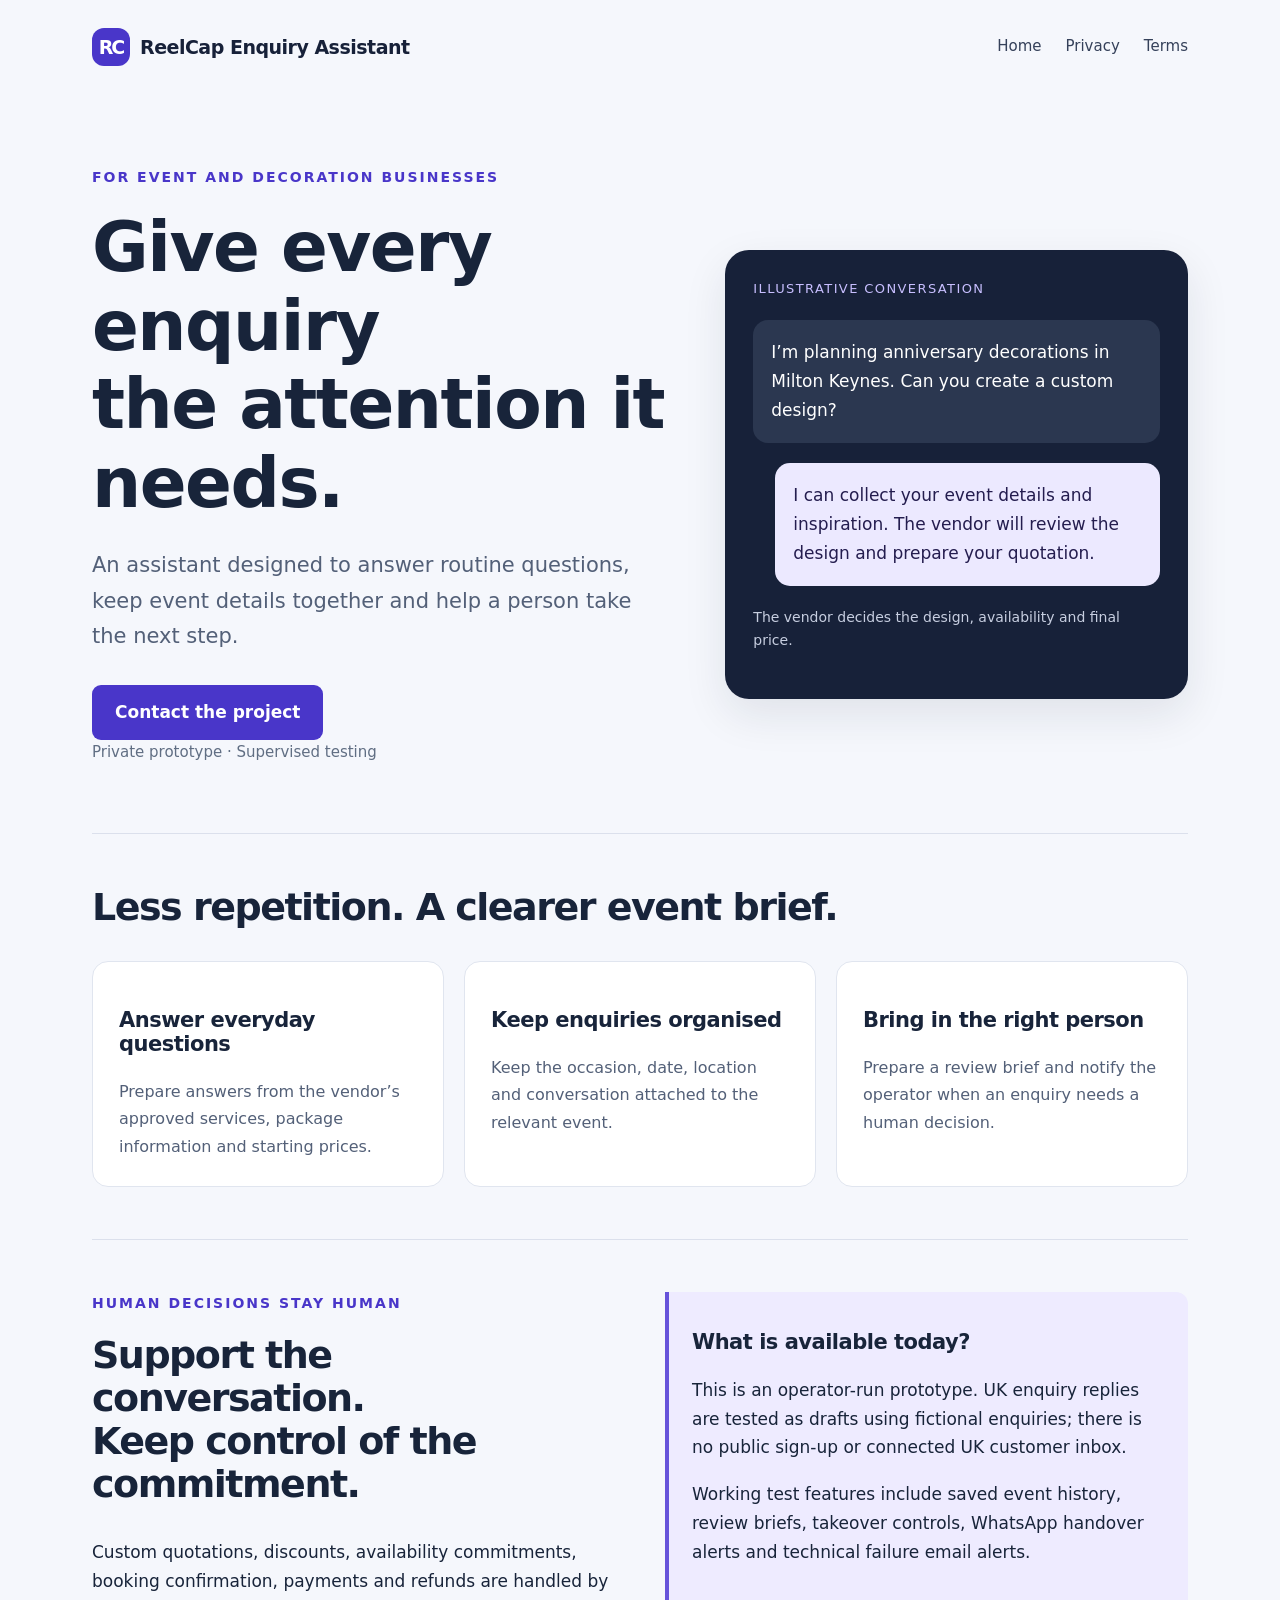
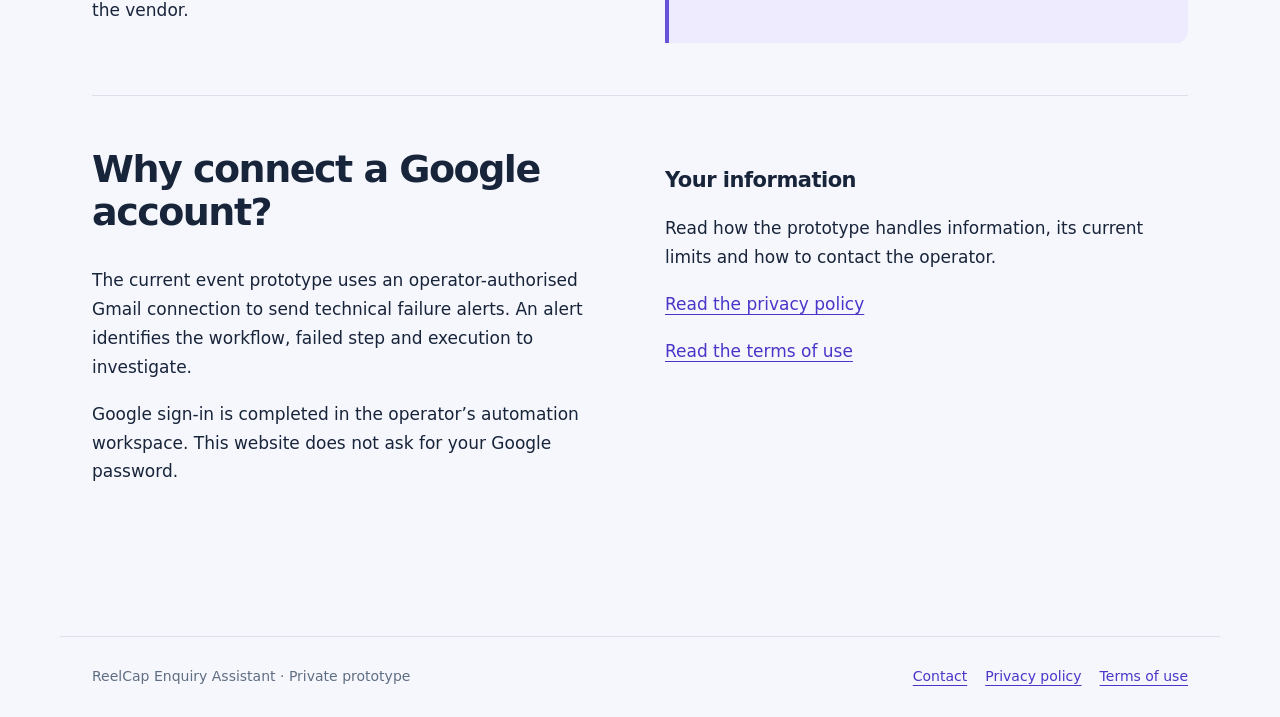
<file: index.html>
<!doctype html><html lang="en-GB"><head><meta charset="utf-8"><meta name="viewport" content="width=device-width,initial-scale=1"><meta name="description" content="A supervised enquiry assistant prototype for event and decoration businesses."><title>Home | ReelCap Enquiry Assistant</title><link rel="stylesheet" href="style.css"></head><body><header><a class="brand" href="index.html"><span aria-hidden="true">RC</span>ReelCap Enquiry Assistant</a><nav aria-label="Main navigation"><a href="index.html">Home</a><a href="privacy.html">Privacy</a><a href="terms.html">Terms</a></nav></header><main><section class="hero"><div><p class="eyebrow">For event and decoration businesses</p><h1>Give every enquiry<br>the attention it needs.</h1><p class="lead">An assistant designed to answer routine questions, keep event details together and help a person take the next step.</p><a class="button" href="mailto:arjunsrinath3@gmail.com">Contact the project</a><p class="subtle">Private prototype · Supervised testing</p></div><aside class="example" aria-label="Illustrative enquiry example"><p class="example-label">Illustrative conversation</p><div class="bubble">I’m planning anniversary decorations in Milton Keynes. Can you create a custom design?</div><div class="bubble answer">I can collect your event details and inspiration. The vendor will review the design and prepare your quotation.</div><p class="example-foot">The vendor decides the design, availability and final price.</p></aside></section><section class="section"><h2>Less repetition. A clearer event brief.</h2><div class="cards"><article class="card"><h3>Answer everyday questions</h3><p>Prepare answers from the vendor’s approved services, package information and starting prices.</p></article><article class="card"><h3>Keep enquiries organised</h3><p>Keep the occasion, date, location and conversation attached to the relevant event.</p></article><article class="card"><h3>Bring in the right person</h3><p>Prepare a review brief and notify the operator when an enquiry needs a human decision.</p></article></div></section><section class="section split"><div><p class="eyebrow">Human decisions stay human</p><h2>Support the conversation.<br>Keep control of the commitment.</h2><p>Custom quotations, discounts, availability commitments, booking confirmation, payments and refunds are handled by the vendor.</p></div><div class="notice"><h3>What is available today?</h3><p>This is an operator-run prototype. UK enquiry replies are tested as drafts using fictional enquiries; there is no public sign-up or connected UK customer inbox.</p><p>Working test features include saved event history, review briefs, takeover controls, WhatsApp handover alerts and technical failure email alerts.</p></div></section><section class="section split"><div><h2>Why connect a Google account?</h2><p>The current event prototype uses an operator-authorised Gmail connection to send technical failure alerts. An alert identifies the workflow, failed step and execution to investigate.</p><p>Google sign-in is completed in the operator’s automation workspace. This website does not ask for your Google password.</p></div><div><h3>Your information</h3><p>Read how the prototype handles information, its current limits and how to contact the operator.</p><p><a href="privacy.html">Read the privacy policy</a></p><p><a href="terms.html">Read the terms of use</a></p></div></section></main><footer><span>ReelCap Enquiry Assistant · Private prototype</span><div><a href="mailto:arjunsrinath3@gmail.com">Contact</a><a href="privacy.html">Privacy policy</a><a href="terms.html">Terms of use</a></div></footer></body></html>
</file>
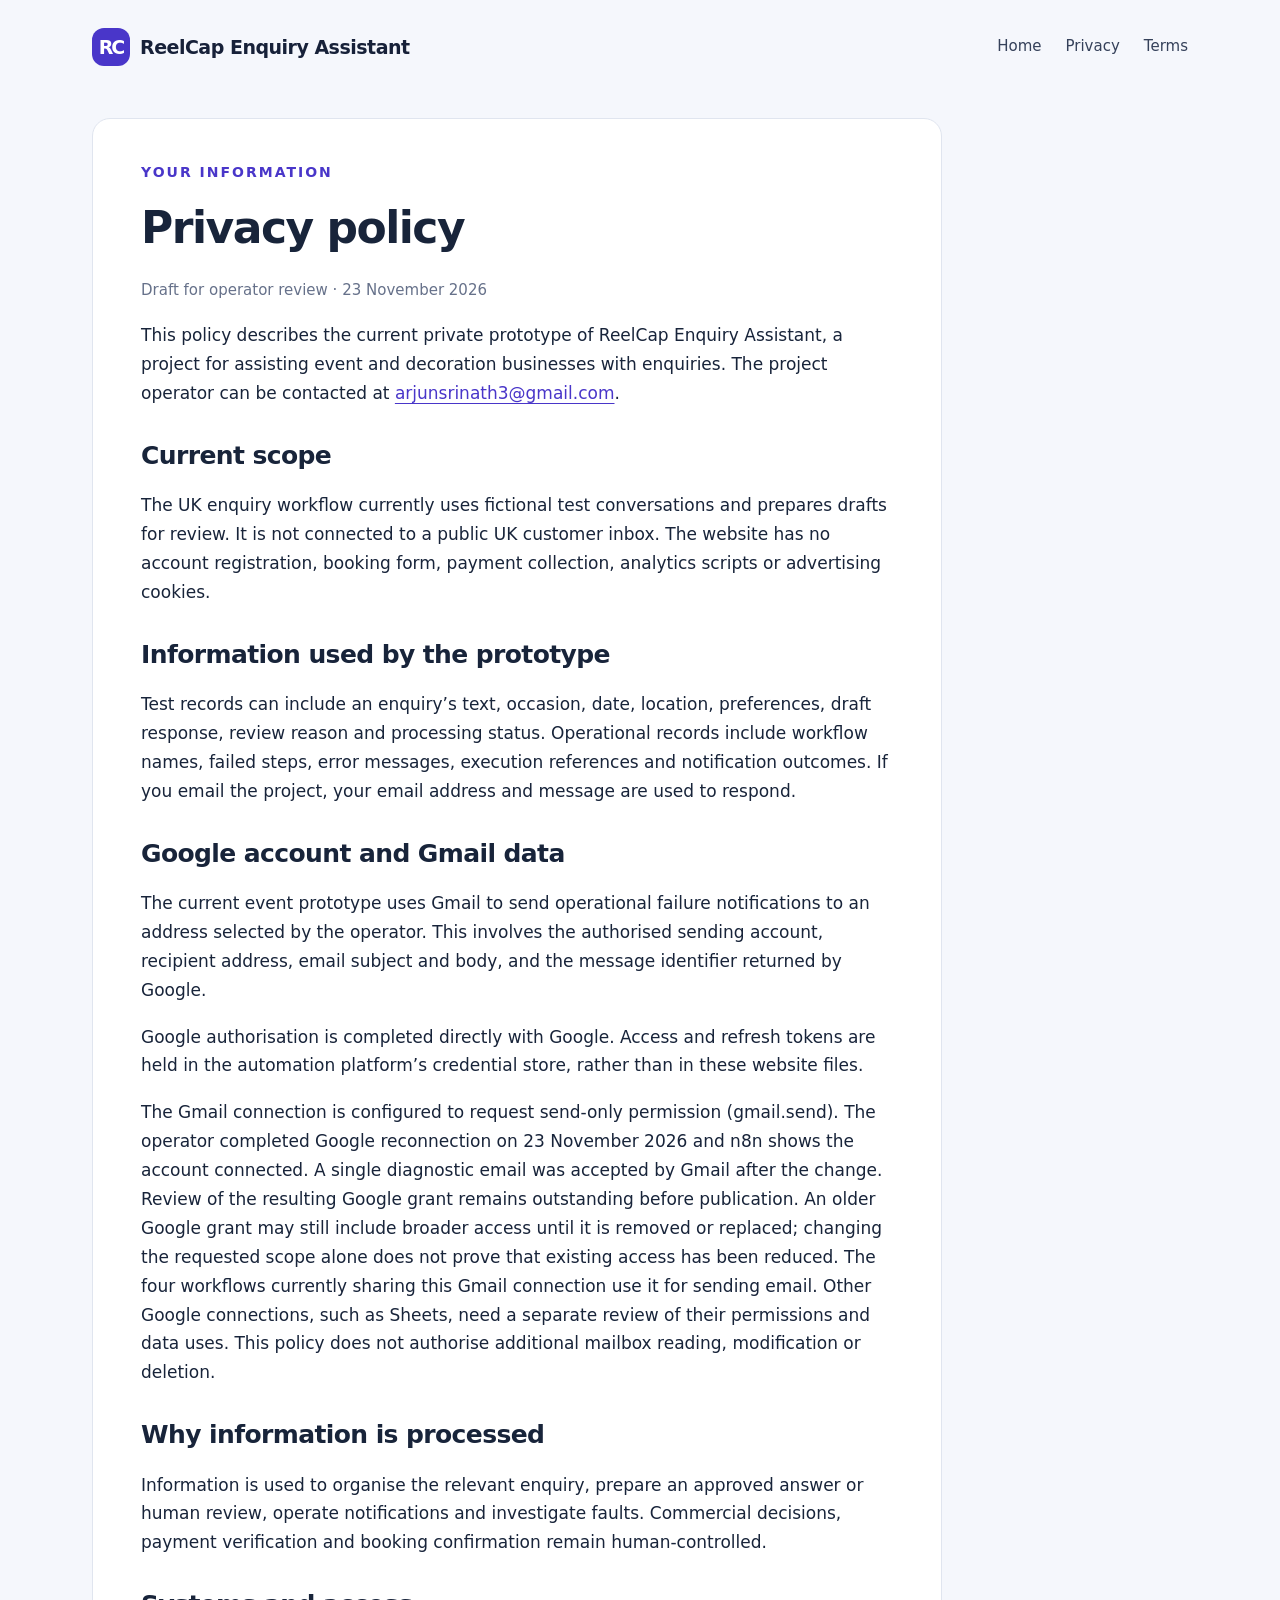
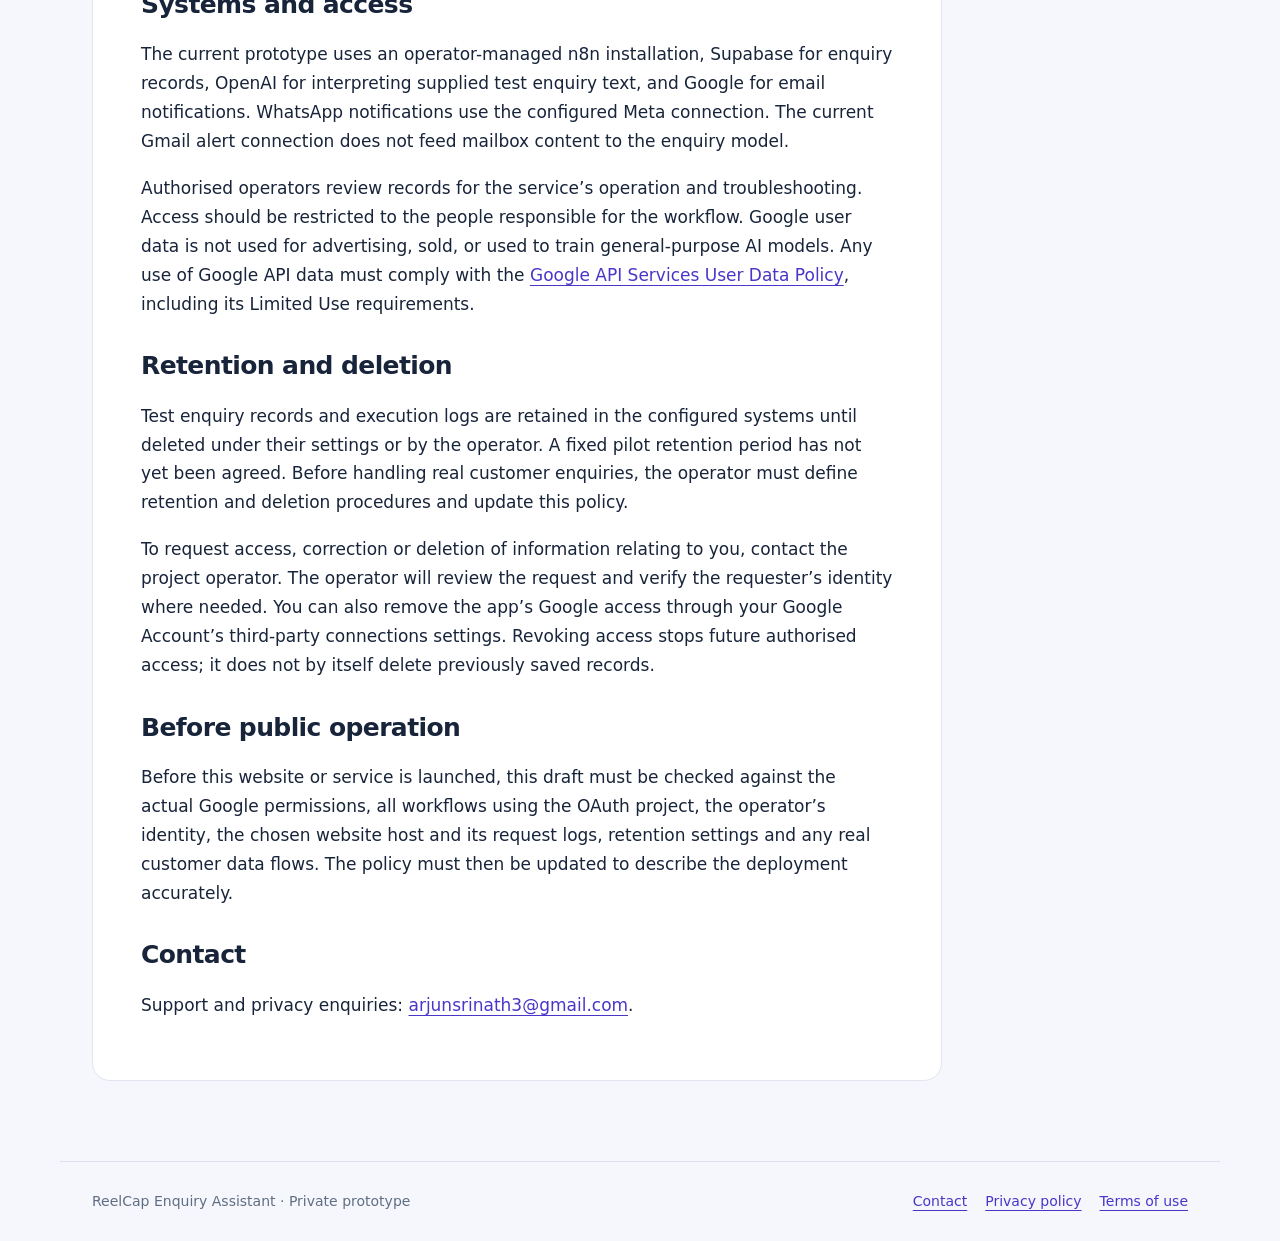
<file: privacy.html>
<!doctype html><html lang="en-GB"><head><meta charset="utf-8"><meta name="viewport" content="width=device-width,initial-scale=1"><meta name="description" content="How the current ReelCap Enquiry Assistant prototype handles information."><title>Privacy policy | ReelCap Enquiry Assistant</title><link rel="stylesheet" href="style.css"></head><body><header><a class="brand" href="index.html"><span aria-hidden="true">RC</span>ReelCap Enquiry Assistant</a><nav aria-label="Main navigation"><a href="index.html">Home</a><a href="privacy.html">Privacy</a><a href="terms.html">Terms</a></nav></header><main><article class="document"><p class="eyebrow">Your information</p><h1>Privacy policy</h1><p class="date">Draft for operator review · 23 November 2026</p><p>This policy describes the current private prototype of ReelCap Enquiry Assistant, a project for assisting event and decoration businesses with enquiries. The project operator can be contacted at <a href="mailto:arjunsrinath3@gmail.com">arjunsrinath3@gmail.com</a>.</p><h2>Current scope</h2><p>The UK enquiry workflow currently uses fictional test conversations and prepares drafts for review. It is not connected to a public UK customer inbox. The website has no account registration, booking form, payment collection, analytics scripts or advertising cookies.</p><h2>Information used by the prototype</h2><p>Test records can include an enquiry’s text, occasion, date, location, preferences, draft response, review reason and processing status. Operational records include workflow names, failed steps, error messages, execution references and notification outcomes. If you email the project, your email address and message are used to respond.</p><h2>Google account and Gmail data</h2><p>The current event prototype uses Gmail to send operational failure notifications to an address selected by the operator. This involves the authorised sending account, recipient address, email subject and body, and the message identifier returned by Google.</p><p>Google authorisation is completed directly with Google. Access and refresh tokens are held in the automation platform’s credential store, rather than in these website files.</p><p>The Gmail connection is configured to request send-only permission (gmail.send). The operator completed Google reconnection on 23 November 2026 and n8n shows the account connected. A single diagnostic email was accepted by Gmail after the change. Review of the resulting Google grant remains outstanding before publication. An older Google grant may still include broader access until it is removed or replaced; changing the requested scope alone does not prove that existing access has been reduced. The four workflows currently sharing this Gmail connection use it for sending email. Other Google connections, such as Sheets, need a separate review of their permissions and data uses. This policy does not authorise additional mailbox reading, modification or deletion.</p><h2>Why information is processed</h2><p>Information is used to organise the relevant enquiry, prepare an approved answer or human review, operate notifications and investigate faults. Commercial decisions, payment verification and booking confirmation remain human-controlled.</p><h2>Systems and access</h2><p>The current prototype uses an operator-managed n8n installation, Supabase for enquiry records, OpenAI for interpreting supplied test enquiry text, and Google for email notifications. WhatsApp notifications use the configured Meta connection. The current Gmail alert connection does not feed mailbox content to the enquiry model.</p><p>Authorised operators review records for the service’s operation and troubleshooting. Access should be restricted to the people responsible for the workflow. Google user data is not used for advertising, sold, or used to train general-purpose AI models. Any use of Google API data must comply with the <a href="https://developers.google.com/terms/api-services-user-data-policy">Google API Services User Data Policy</a>, including its Limited Use requirements.</p><h2>Retention and deletion</h2><p>Test enquiry records and execution logs are retained in the configured systems until deleted under their settings or by the operator. A fixed pilot retention period has not yet been agreed. Before handling real customer enquiries, the operator must define retention and deletion procedures and update this policy.</p><p>To request access, correction or deletion of information relating to you, contact the project operator. The operator will review the request and verify the requester’s identity where needed. You can also remove the app’s Google access through your Google Account’s third-party connections settings. Revoking access stops future authorised access; it does not by itself delete previously saved records.</p><h2>Before public operation</h2><p>Before this website or service is launched, this draft must be checked against the actual Google permissions, all workflows using the OAuth project, the operator’s identity, the chosen website host and its request logs, retention settings and any real customer data flows. The policy must then be updated to describe the deployment accurately.</p><h2>Contact</h2><p>Support and privacy enquiries: <a href="mailto:arjunsrinath3@gmail.com">arjunsrinath3@gmail.com</a>.</p></article></main><footer><span>ReelCap Enquiry Assistant · Private prototype</span><div><a href="mailto:arjunsrinath3@gmail.com">Contact</a><a href="privacy.html">Privacy policy</a><a href="terms.html">Terms of use</a></div></footer></body></html>
</file>
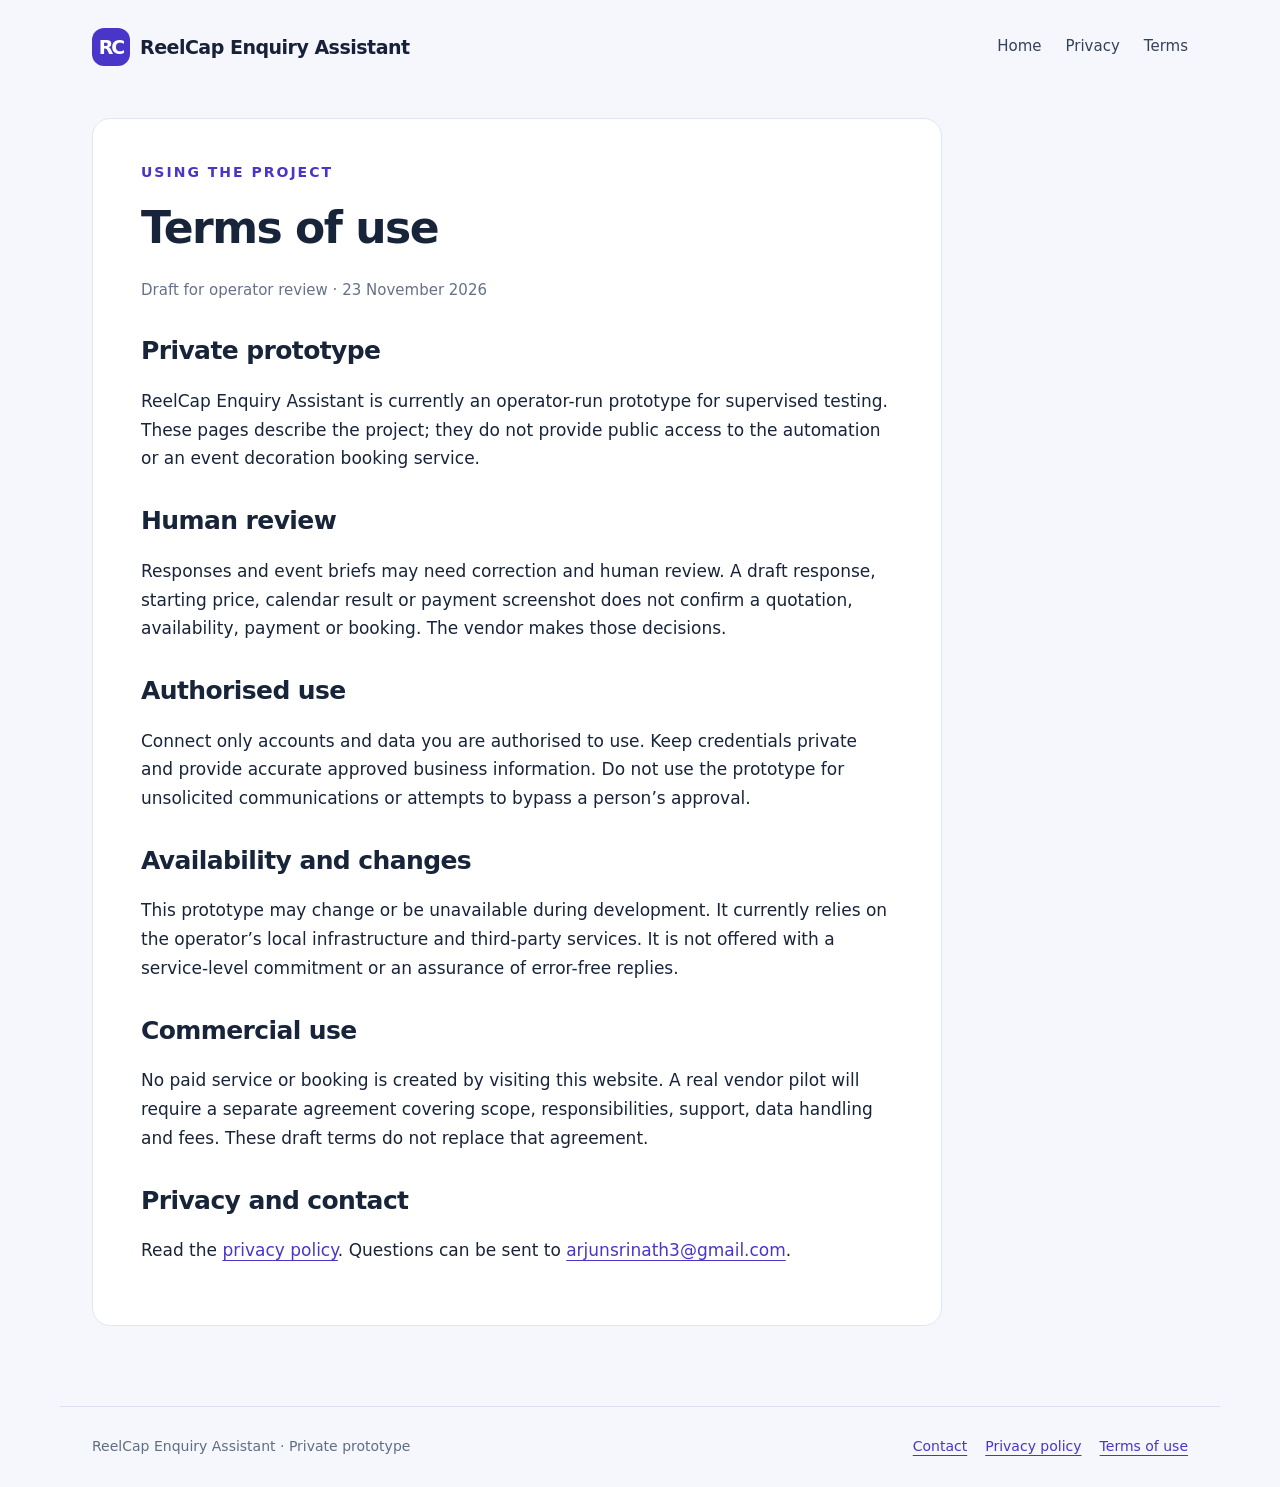
<file: terms.html>
<!doctype html><html lang="en-GB"><head><meta charset="utf-8"><meta name="viewport" content="width=device-width,initial-scale=1"><meta name="description" content="Current prototype scope and human review boundaries for ReelCap Enquiry Assistant."><title>Terms of use | ReelCap Enquiry Assistant</title><link rel="stylesheet" href="style.css"></head><body><header><a class="brand" href="index.html"><span aria-hidden="true">RC</span>ReelCap Enquiry Assistant</a><nav aria-label="Main navigation"><a href="index.html">Home</a><a href="privacy.html">Privacy</a><a href="terms.html">Terms</a></nav></header><main><article class="document"><p class="eyebrow">Using the project</p><h1>Terms of use</h1><p class="date">Draft for operator review · 23 November 2026</p><h2>Private prototype</h2><p>ReelCap Enquiry Assistant is currently an operator-run prototype for supervised testing. These pages describe the project; they do not provide public access to the automation or an event decoration booking service.</p><h2>Human review</h2><p>Responses and event briefs may need correction and human review. A draft response, starting price, calendar result or payment screenshot does not confirm a quotation, availability, payment or booking. The vendor makes those decisions.</p><h2>Authorised use</h2><p>Connect only accounts and data you are authorised to use. Keep credentials private and provide accurate approved business information. Do not use the prototype for unsolicited communications or attempts to bypass a person’s approval.</p><h2>Availability and changes</h2><p>This prototype may change or be unavailable during development. It currently relies on the operator’s local infrastructure and third-party services. It is not offered with a service-level commitment or an assurance of error-free replies.</p><h2>Commercial use</h2><p>No paid service or booking is created by visiting this website. A real vendor pilot will require a separate agreement covering scope, responsibilities, support, data handling and fees. These draft terms do not replace that agreement.</p><h2>Privacy and contact</h2><p>Read the <a href="privacy.html">privacy policy</a>. Questions can be sent to <a href="mailto:arjunsrinath3@gmail.com">arjunsrinath3@gmail.com</a>.</p></article></main><footer><span>ReelCap Enquiry Assistant · Private prototype</span><div><a href="mailto:arjunsrinath3@gmail.com">Contact</a><a href="privacy.html">Privacy policy</a><a href="terms.html">Terms of use</a></div></footer></body></html>
</file>
<file: style.css>
*{box-sizing:border-box}html{scroll-behavior:smooth}body{margin:0;background:#f5f7fc;color:#18243a;font:17px/1.7 system-ui,-apple-system,Segoe UI,sans-serif}a{color:#4936c9;text-underline-offset:4px}a:hover{color:#241178}a:focus-visible,summary:focus-visible{outline:3px solid #b159ff;outline-offset:5px}header{max-width:1160px;margin:auto;display:flex;align-items:center;justify-content:space-between;padding:28px 32px;gap:24px}.brand{font-weight:750;color:#172139;text-decoration:none;font-size:19px;letter-spacing:-.5px}.brand span{display:inline-grid;place-items:center;width:38px;height:38px;border-radius:12px;background:#4936c9;color:white;margin-right:10px;letter-spacing:-2px}nav{display:flex;gap:24px;font-size:15px}nav a{color:#35415a;text-decoration:none}main{max-width:1160px;margin:auto;padding:24px 32px 80px}h1,h2,h3{line-height:1.14;letter-spacing:-1.5px}h1{font-size:clamp(40px,5.4vw,70px);margin:18px 0 25px;max-width:750px;font-weight:760}h2{font-size:clamp(27px,3vw,38px);margin-top:0}h3{font-size:21px;letter-spacing:-.5px}p{margin:0 0 18px}.eyebrow{font-size:14px;text-transform:uppercase;letter-spacing:2px;color:#4936c9;font-weight:700}.hero{padding:48px 0 50px;display:grid;grid-template-columns:1.25fr 1fr;gap:55px;align-items:center}.lead{font-size:21px;color:#536078;max-width:650px}.button{display:inline-block;padding:13px 23px;background:#4936c9;color:white;border-radius:9px;text-decoration:none;font-weight:650;margin:12px 14px 0 0}.button:hover{background:#352298;color:white}.subtle{font-size:15px;color:#606e83}.example{background:#172139;color:#fff;border-radius:24px;padding:28px;box-shadow:0 16px 44px #15203918}.example-label{font-size:13px;text-transform:uppercase;letter-spacing:1.4px;color:#c8bfff}.bubble{background:#2b3750;padding:18px;border-radius:15px;margin-top:20px}.bubble.answer{background:#ece9ff;color:#241d4f;margin-left:22px}.example-foot{font-size:14px;color:#c7cee0;margin-top:20px}.section{padding:52px 0;border-top:1px solid #dbe0ec}.cards{display:grid;grid-template-columns:repeat(3,1fr);gap:20px}.card{background:#fff;border:1px solid #e0e5ef;border-radius:16px;padding:26px}.card p{font-size:16px;color:#536078;margin-bottom:0}.split{display:grid;grid-template-columns:1fr 1fr;gap:50px}.notice{border-left:4px solid #6653da;padding:18px 23px;background:#eeebff;border-radius:0 12px 12px 0}.document{max-width:850px;background:#fff;padding:42px 48px;border:1px solid #e0e5ef;border-radius:18px}.document h1{font-size:44px}.document h2{font-size:25px;margin-top:34px;letter-spacing:-.6px}.document li{margin-bottom:8px}.document .date{font-size:15px;color:#66718a}footer{border-top:1px solid #dbe0ec;padding:28px 32px;max-width:1160px;margin:auto;display:flex;justify-content:space-between;gap:24px;font-size:14px;color:#606e83}footer div{display:flex;gap:18px;flex-wrap:wrap}@media(max-width:820px){header{align-items:flex-start;flex-direction:column;padding:22px}nav{gap:20px}main{padding:14px 22px 50px}.hero,.split{grid-template-columns:1fr;gap:25px}.hero{padding-top:20px}.cards{grid-template-columns:1fr}.document{padding:25px 22px}.section{padding:35px 0}footer{flex-direction:column;padding:24px 22px}.lead{font-size:19px}}
</file>
